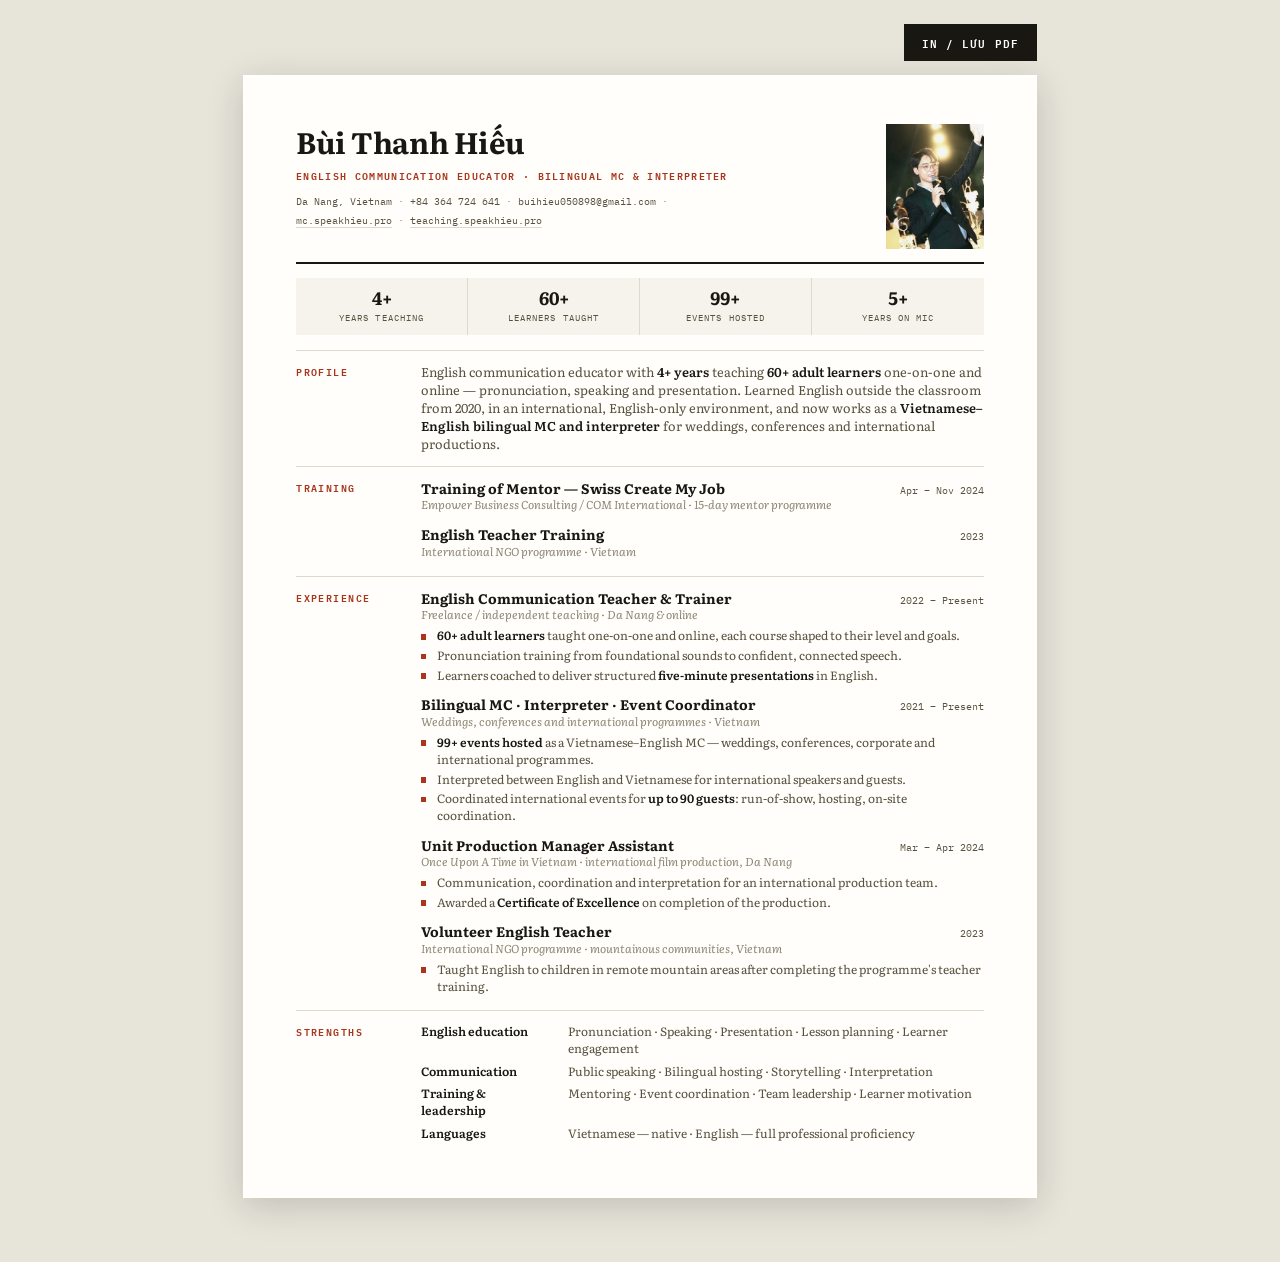
<file: cv/index.html>
<!DOCTYPE html>
<html lang="en">
<head>
<meta charset="UTF-8">
<meta name="viewport" content="width=device-width, initial-scale=1.0">
<title>Bùi Thanh Hiếu — CV</title>
<meta name="description" content="CV — Bùi Thanh Hiếu, English communication educator, bilingual MC and interpreter, Da Nang.">
<!-- CV: mở được bằng link trực tiếp, nhưng không cạnh tranh trên kết quả tìm kiếm -->
<meta name="robots" content="noindex, follow">
<link rel="icon" href="data:image/svg+xml,%3Csvg xmlns='http://www.w3.org/2000/svg' viewBox='0 0 32 32'%3E%3Crect width='32' height='32' fill='%230A0A0A'/%3E%3Ctext x='16' y='23' font-family='Arial Narrow,Arial,sans-serif' font-weight='700' font-size='19' fill='%23C8FF00' text-anchor='middle'%3ETH%3C/text%3E%3C/svg%3E">
<link rel="preconnect" href="https://fonts.googleapis.com">
<link rel="preconnect" href="https://fonts.gstatic.com" crossorigin>
<link href="https://fonts.googleapis.com/css2?family=IBM+Plex+Mono:wght@400;500;600&family=Literata:ital,opsz,wght@0,7..72,400;0,7..72,600;0,7..72,700;1,7..72,400&display=swap" rel="stylesheet">

<style>
/* ==========================================================================
   CV — Bùi Thanh Hiếu
   Tài liệu in: cố ý CHỈ một thế giới màu (giấy sáng), không có chế độ tối.
   Dùng chung chữ với trang gia sư (Literata + IBM Plex Mono) nhưng bỏ hết
   phần "chấm bài" — không bút đỏ gạch xoá, không chữ viết tay.
   ========================================================================== */

:root {
  --paper: #FFFEFB;
  --band:  #F5F3EC;
  --ink:   #191712;
  --ink-dim: #57523F;
  --ink-faint: #8A8471;
  --rule:  #DED9CB;
  --accent: #A8351C;       /* đỏ mực — sợi dây nối với trang gia sư */

  --f-body: "Literata", Georgia, serif;
  --f-mono: "IBM Plex Mono", ui-monospace, Consolas, monospace;
}

* { margin: 0; padding: 0; box-sizing: border-box; }

body {
  background: #E7E4DA;          /* nền ngoài trang giấy, chỉ thấy trên màn hình */
  color: var(--ink);
  font-family: var(--f-body);
  font-size: 9.6pt;
  line-height: 1.42;
  -webkit-font-smoothing: antialiased;
  padding: 24px 16px 64px;
}

.sheet {
  background: var(--paper);
  width: 210mm;
  min-height: 297mm;
  margin: 0 auto;
  padding: 13mm 14mm 11mm;
  box-shadow: 0 8px 34px rgba(25, 23, 18, 0.18);
}

/* ---------- Đầu trang ---------- */
.top {
  display: grid;
  grid-template-columns: 1fr 26mm;
  gap: 10mm;
  align-items: start;
  padding-bottom: 3.6mm;
  border-bottom: 2px solid var(--ink);
}
h1 {
  font-size: 22pt;
  font-weight: 700;
  line-height: 1.16;         /* dấu tiếng Việt hai tầng cần chỗ */
  letter-spacing: -0.015em;
  margin-bottom: 2.5mm;
}
.role {
  font-family: var(--f-mono);
  font-size: 7.6pt;
  font-weight: 600;
  letter-spacing: 0.13em;
  text-transform: uppercase;
  color: var(--accent);
  margin-bottom: 3mm;
}
.contact {
  font-family: var(--f-mono);
  font-size: 7.6pt;
  color: var(--ink-dim);
  line-height: 1.85;
}
.contact span::after { content: "  ·  "; color: var(--ink-faint); }
.contact span:last-child::after { content: ""; }
.contact a { color: var(--ink-dim); text-decoration: none; border-bottom: 1px solid var(--rule); }
.portrait {
  width: 26mm;
  height: 33mm;
  object-fit: cover;
  object-position: 50% 50%;
  display: block;
  /* ảnh đã chỉnh sáng sẵn ở file — không lọc thêm, in ra đỡ bết mực */
}

/* ---------- Dải số liệu ---------- */
.stats {
  display: grid;
  grid-template-columns: repeat(4, 1fr);
  background: var(--band);
  margin: 3.6mm 0 4mm;
}
.stat {
  padding: 2.6mm 3mm;
  text-align: center;
  border-right: 1px solid var(--rule);
}
.stat:last-child { border-right: 0; }
.stat b {
  display: block;
  font-size: 13.5pt;
  font-weight: 700;
  line-height: 1.15;
  font-variant-numeric: tabular-nums;
}
.stat span {
  display: block;
  font-family: var(--f-mono);
  font-size: 6.6pt;
  letter-spacing: 0.12em;
  text-transform: uppercase;
  color: var(--ink-dim);
  margin-top: 1mm;
}

/* ---------- Khối mục ---------- */
.block {
  display: grid;
  grid-template-columns: 26mm 1fr;
  gap: 7mm;
  padding: 3.2mm 0;
  border-top: 1px solid var(--rule);
}
.block:first-of-type { border-top: 0; padding-top: 0; }
.label {
  font-family: var(--f-mono);
  font-size: 7.2pt;
  font-weight: 600;
  letter-spacing: 0.15em;
  text-transform: uppercase;
  color: var(--accent);
  padding-top: 0.6mm;
}

.summary { color: var(--ink-dim); }
.summary b { color: var(--ink); font-weight: 600; }

/* ---------- Mục kinh nghiệm ---------- */
.item + .item { margin-top: 3mm; }
.item-head {
  display: flex;
  justify-content: space-between;
  align-items: baseline;
  gap: 6mm;
}
.item-head h3 { font-size: 10.4pt; font-weight: 700; line-height: 1.3; }
.when {
  font-family: var(--f-mono);
  font-size: 7.2pt;
  color: var(--ink-dim);
  white-space: nowrap;
  font-variant-numeric: tabular-nums;
}
.where {
  font-size: 8.6pt;
  color: var(--ink-faint);
  font-style: italic;
  margin-bottom: 1mm;
}
.item ul { list-style: none; }
.item li {
  position: relative;
  padding-left: 4.4mm;
  margin-bottom: 0.7mm;
  color: var(--ink-dim);
  font-size: 9pt;
  line-height: 1.42;
}
.item li::before {
  content: "";
  position: absolute;
  left: 0;
  top: 1.72mm;
  width: 1.5mm;
  height: 1.5mm;
  background: var(--accent);
}
.item li b { color: var(--ink); font-weight: 600; }

/* ---------- Thế mạnh ---------- */
.skills { display: grid; gap: 1.5mm; }
.skill-row { display: grid; grid-template-columns: 34mm 1fr; gap: 5mm; align-items: baseline; }
.skill-row dt { font-size: 9pt; font-weight: 600; }
.skill-row dd { font-size: 9pt; color: var(--ink-dim); }

/* ---------- Nút in (không xuất hiện khi in) ---------- */
.print-bar { max-width: 210mm; margin: 0 auto 14px; display: flex; justify-content: flex-end; }
.print-btn {
  font-family: var(--f-mono);
  font-size: 8pt;
  font-weight: 600;
  letter-spacing: 0.1em;
  text-transform: uppercase;
  color: var(--paper);
  background: var(--ink);
  border: 0;
  padding: 9px 18px;
  cursor: pointer;
}
.print-btn:hover { background: var(--accent); }
.print-btn:focus-visible { outline: 2px solid var(--accent); outline-offset: 3px; }

/* ---------- In ---------- */
@page { size: A4; margin: 12mm; }
@media print {
  body { background: #fff; padding: 0; }
  .sheet { width: auto; min-height: 0; margin: 0; padding: 0; box-shadow: none; }
  .print-bar { display: none; }
  .stats, .stat, .item li::before {
    -webkit-print-color-adjust: exact;
    print-color-adjust: exact;
  }
  .block, .item { break-inside: avoid; }
}

/* ---------- Màn hình hẹp ---------- */
@media (max-width: 760px) {
  body { padding: 12px 10px 40px; }
  .sheet { width: 100%; min-height: 0; padding: 22px 18px 26px; }
  .top { grid-template-columns: 1fr 22mm; gap: 6mm; }
  .block { grid-template-columns: 1fr; gap: 2mm; }
  .stats { grid-template-columns: repeat(2, 1fr); }
  .stat:nth-child(2) { border-right: 0; }
  .stat:nth-child(1), .stat:nth-child(2) { border-bottom: 1px solid var(--rule); }
  .skill-row { grid-template-columns: 1fr; gap: 0; }
  .item-head { flex-direction: column; gap: 0; }
}
</style>
</head>
<body>

<div class="print-bar">
  <button class="print-btn" type="button" onclick="window.print()">In / Lưu PDF</button>
</div>

<main class="sheet">

  <header class="top">
    <div>
      <h1>Bùi Thanh Hiếu</h1>
      <p class="role">English Communication Educator · Bilingual MC &amp; Interpreter</p>
      <p class="contact">
        <span>Da Nang, Vietnam</span>
        <span>+84 364 724 641</span>
        <span>buihieu050898@gmail.com</span><br>
        <span><a href="https://mc.speakhieu.pro/">mc.speakhieu.pro</a></span>
        <span><a href="https://teaching.speakhieu.pro/">teaching.speakhieu.pro</a></span>
      </p>
    </div>
    <img class="portrait" src="portrait.jpg" width="516" height="655"
         alt="Bùi Thanh Hiếu">
  </header>

  <section class="stats">
    <div class="stat"><b>4+</b><span>Years teaching</span></div>
    <div class="stat"><b>60+</b><span>Learners taught</span></div>
    <div class="stat"><b>99+</b><span>Events hosted</span></div>
    <div class="stat"><b>5+</b><span>Years on mic</span></div>
  </section>

  <section class="block">
    <p class="label">Profile</p>
    <p class="summary">English communication educator with <b>4+ years</b> teaching <b>60+ adult
      learners</b> one-on-one and online — pronunciation, speaking and presentation. Learned English
      outside the classroom from 2020, in an international, English-only environment, and now works
      as a <b>Vietnamese–English bilingual MC and interpreter</b> for weddings, conferences and
      international productions.</p>
  </section>

  <section class="block">
    <p class="label">Training</p>
    <div>
      <div class="item">
        <div class="item-head">
          <h3>Training of Mentor — Swiss Create My Job</h3>
          <span class="when">Apr – Nov 2024</span>
        </div>
        <p class="where">Empower Business Consulting / COM International · 15-day mentor programme</p>
      </div>
      <div class="item">
        <div class="item-head">
          <h3>English Teacher Training</h3>
          <span class="when">2023</span>
        </div>
        <p class="where">International NGO programme · Vietnam</p>
      </div>
    </div>
  </section>

  <section class="block">
    <p class="label">Experience</p>
    <div>

      <div class="item">
        <div class="item-head">
          <h3>English Communication Teacher &amp; Trainer</h3>
          <span class="when">2022 – Present</span>
        </div>
        <p class="where">Freelance / independent teaching · Da Nang &amp; online</p>
        <ul>
          <li><b>60+ adult learners</b> taught one-on-one and online, each course shaped to their level and goals.</li>
          <li>Pronunciation training from foundational sounds to confident, connected speech.</li>
          <li>Learners coached to deliver structured <b>five-minute presentations</b> in English.</li>
        </ul>
      </div>

      <div class="item">
        <div class="item-head">
          <h3>Bilingual MC · Interpreter · Event Coordinator</h3>
          <span class="when">2021 – Present</span>
        </div>
        <p class="where">Weddings, conferences and international programmes · Vietnam</p>
        <ul>
          <li><b>99+ events hosted</b> as a Vietnamese–English MC — weddings, conferences, corporate and international programmes.</li>
          <li>Interpreted between English and Vietnamese for international speakers and guests.</li>
          <li>Coordinated international events for <b>up to 90 guests</b>: run-of-show, hosting, on-site coordination.</li>
        </ul>
      </div>

      <div class="item">
        <div class="item-head">
          <h3>Unit Production Manager Assistant</h3>
          <span class="when">Mar – Apr 2024</span>
        </div>
        <p class="where"><i>Once Upon A Time in Vietnam</i> · international film production, Da Nang</p>
        <ul>
          <li>Communication, coordination and interpretation for an international production team.</li>
          <li>Awarded a <b>Certificate of Excellence</b> on completion of the production.</li>
        </ul>
      </div>

      <div class="item">
        <div class="item-head">
          <h3>Volunteer English Teacher</h3>
          <span class="when">2023</span>
        </div>
        <p class="where">International NGO programme · mountainous communities, Vietnam</p>
        <ul>
          <li>Taught English to children in remote mountain areas after completing the programme's teacher training.</li>
        </ul>
      </div>

    </div>
  </section>

  <section class="block">
    <p class="label">Strengths</p>
    <dl class="skills">
      <div class="skill-row">
        <dt>English education</dt>
        <dd>Pronunciation · Speaking · Presentation · Lesson planning · Learner engagement</dd>
      </div>
      <div class="skill-row">
        <dt>Communication</dt>
        <dd>Public speaking · Bilingual hosting · Storytelling · Interpretation</dd>
      </div>
      <div class="skill-row">
        <dt>Training &amp; leadership</dt>
        <dd>Mentoring · Event coordination · Team leadership · Learner motivation</dd>
      </div>
      <div class="skill-row">
        <dt>Languages</dt>
        <dd>Vietnamese — native · English — full professional proficiency</dd>
      </div>
    </dl>
  </section>

</main>

</body>
</html>
</file>
